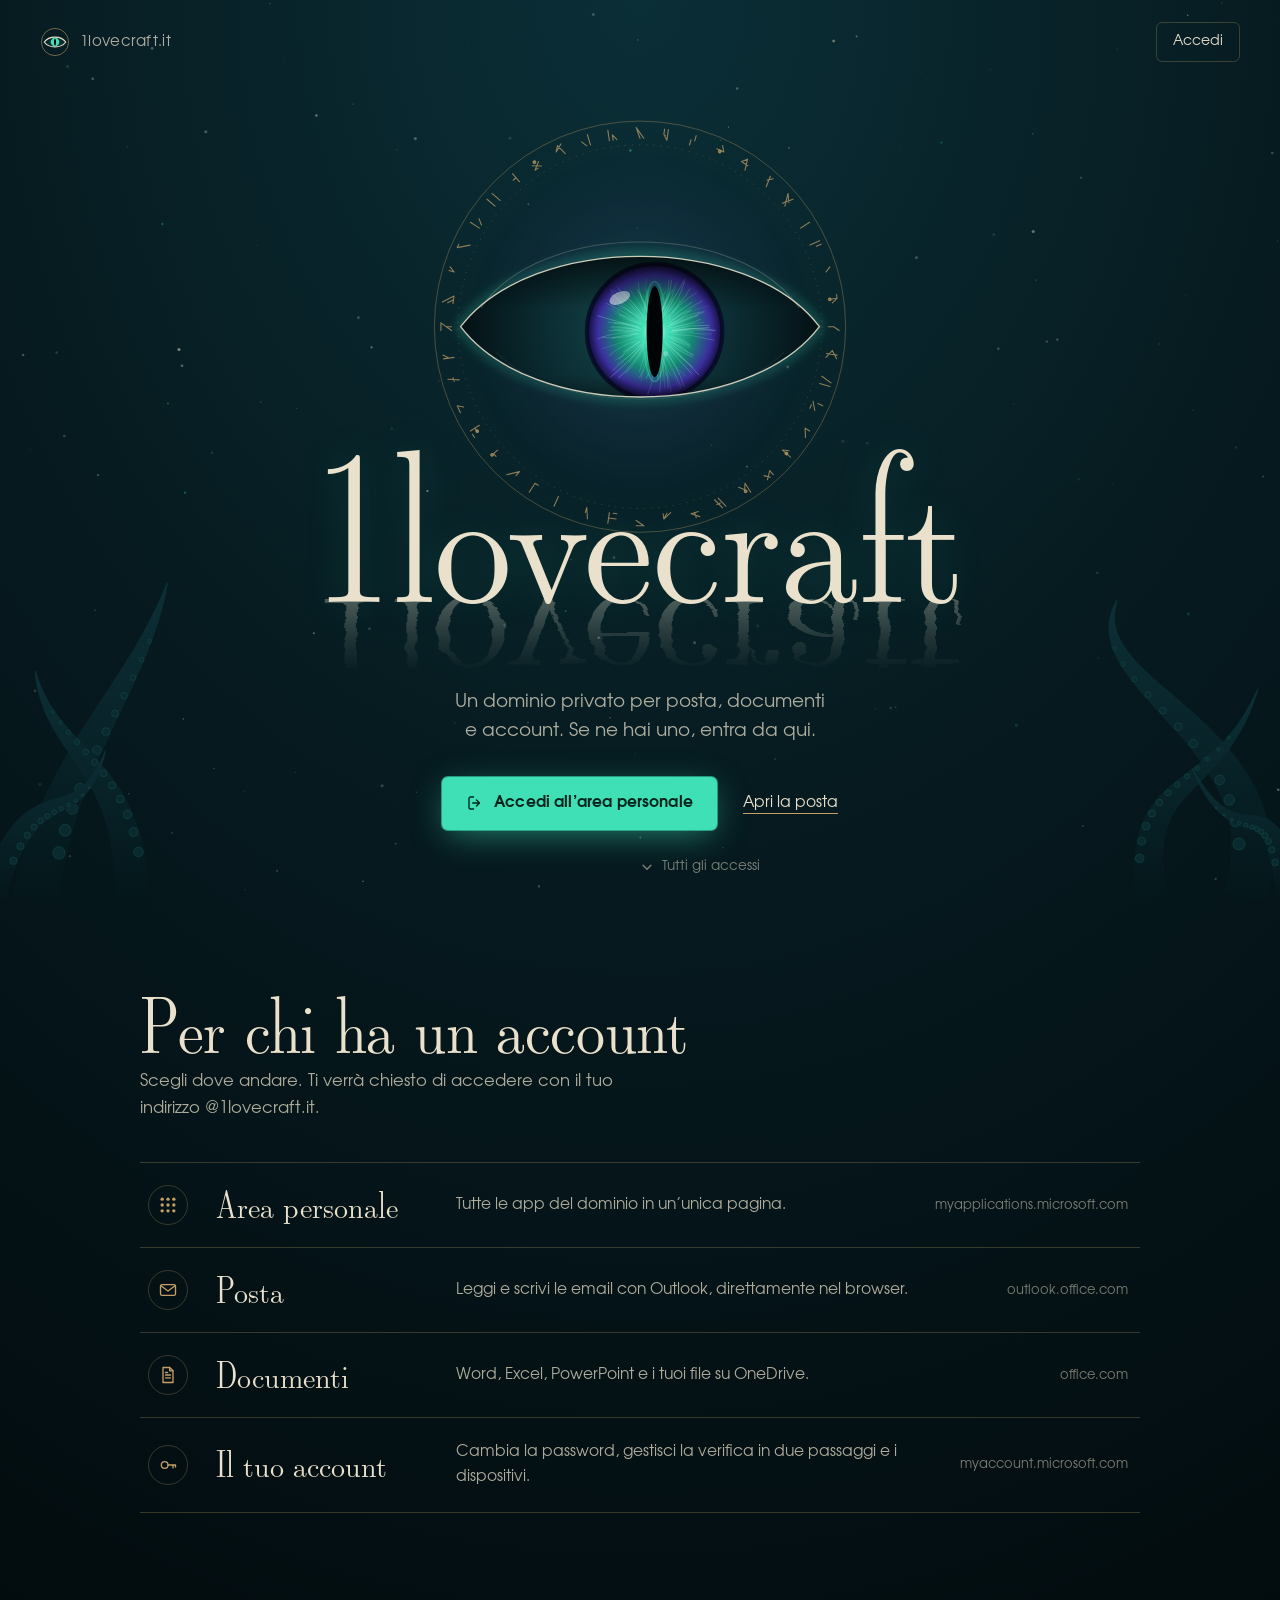
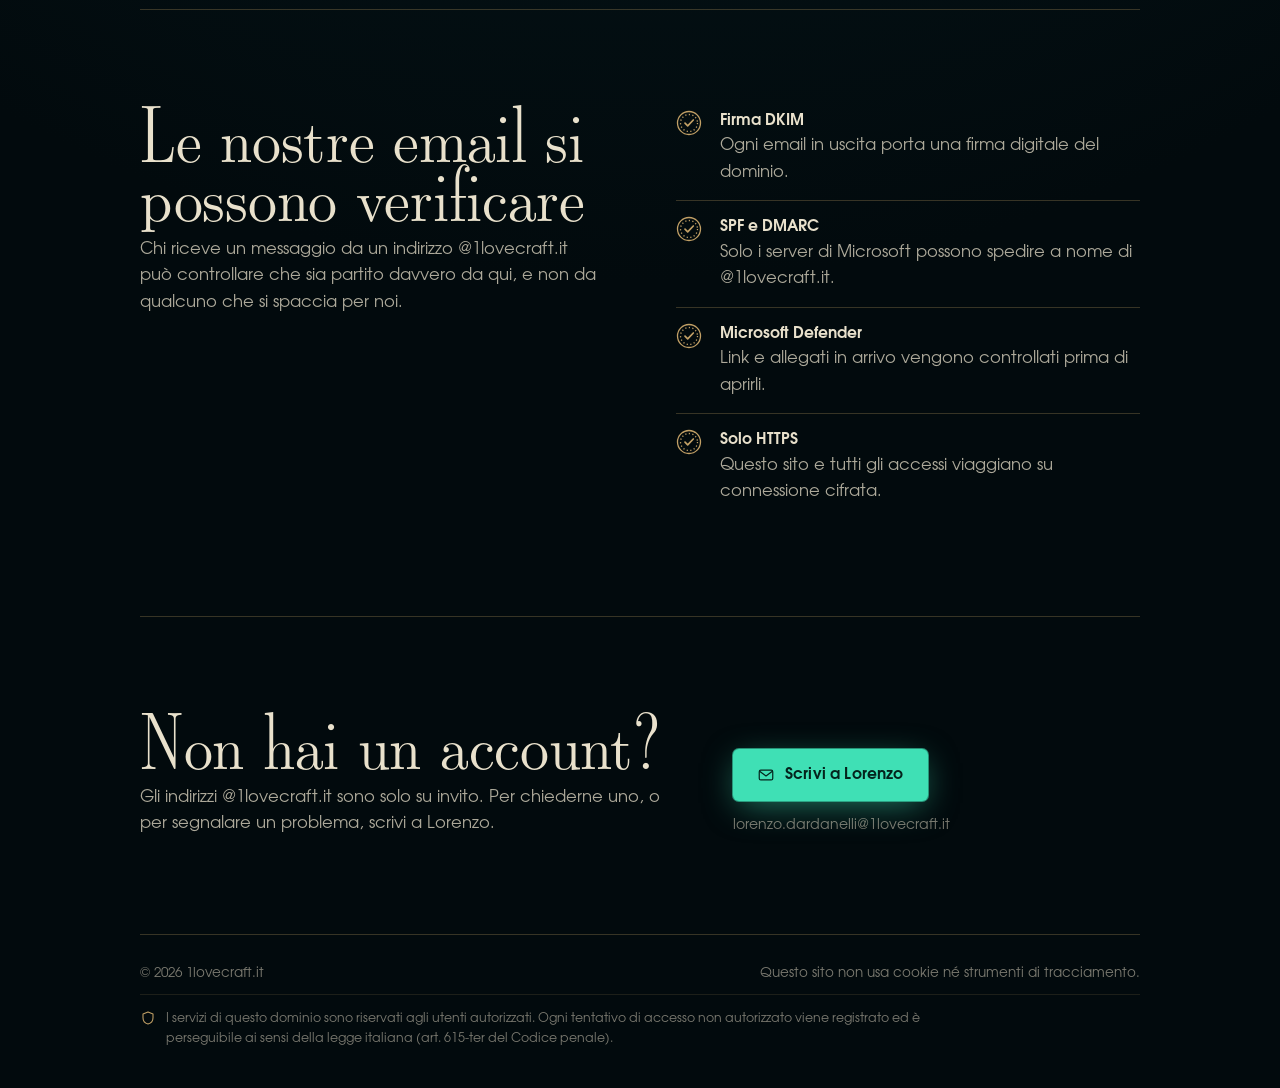
<file: index.html>
<!doctype html>
<html lang="it">
<head>
  <meta charset="utf-8">
  <meta name="viewport" content="width=device-width, initial-scale=1, viewport-fit=cover">
  <title>1lovecraft.it</title>
  <meta name="description" content="Ingresso al dominio 1lovecraft.it: area personale, posta e documenti per chi ha un account.">
  <meta name="robots" content="noindex, nofollow">
  <meta name="theme-color" content="#061a1f">
  <meta name="color-scheme" content="dark">
  <link rel="icon" href="/favicon.svg" type="image/svg+xml">
  <link rel="icon" href="/favicon.png" sizes="32x32" type="image/png">
  <link rel="apple-touch-icon" href="/apple-touch-icon.png">
  <link rel="manifest" href="/site.webmanifest">
  <link rel="preload" href="/assets/fonts/dunhill.woff" as="font" type="font/woff" crossorigin>
  <link rel="stylesheet" href="/assets/site.css">
  <meta property="og:type" content="website">
  <meta property="og:site_name" content="1lovecraft.it">
  <meta property="og:title" content="1lovecraft.it">
  <meta property="og:description" content="Un dominio privato per posta, documenti e account. Se ne hai uno, entra da qui.">
  <meta property="og:url" content="https://1lovecraft.it/">
  <meta property="og:image" content="https://1lovecraft.it/og-image.jpg">
  <meta property="og:image:width" content="1200">
  <meta property="og:image:height" content="630">
  <meta property="og:image:alt" content="L’occhio di 1lovecraft.it su un fondale scuro">
  <meta property="og:locale" content="it_IT">
  <meta name="twitter:card" content="summary_large_image">
  <script src="/assets/site.js" defer></script>
</head>
<body>
  <a class="salta" href="#accessi">Vai agli accessi</a>
  <canvas id="neve" aria-hidden="true"></canvas>
  <svg width="0" height="0" style="position:absolute" aria-hidden="true" focusable="false">
    <filter id="increspatura">
      <feTurbulence type="fractalNoise" baseFrequency="0.008 0.11" numOctaves="2" seed="7"/>
      <feDisplacementMap in="SourceGraphic" scale="7"/>
    </filter>
  </svg>

  <div class="pagina">
    <header class="testata">
      <a class="marchio" href="/" aria-label="1lovecraft.it, pagina iniziale"><svg viewBox="0 0 32 32" aria-hidden="true" focusable="false"><circle cx="16" cy="16" r="14.5" fill="none" stroke="#c2a066" stroke-opacity=".6"/><path d="M4.5 16C9.5 9 22.5 9 27.5 16C22.5 23 9.5 23 4.5 16Z" fill="#0a2a30" stroke="#e9e1cc" stroke-width="1.2"/><circle cx="16" cy="16" r="4.6" fill="#3fe0b5"/><ellipse cx="16" cy="16" rx="1.1" ry="3.6" fill="#010407"/></svg><span>1lovecraft.it</span></a>
      <a class="testata-accedi" href="https://myapplications.microsoft.com/?whr=1lovecraft.it" rel="noopener">Accedi</a>
    </header>

    <main>
      <section class="hero" aria-labelledby="titolo">
        <div class="tentacoli" data-tentacoli aria-hidden="true"></div>

        <div class="occhio-scena">
          <svg class="occhio" data-occhio data-apri viewBox="-260 -260 520 520" aria-hidden="true" focusable="false">
      <defs>
        <radialGradient id="sclera" cx="0" cy="0" r="220" gradientUnits="userSpaceOnUse">
          <stop offset="0" stop-color="#15484c"/>
          <stop offset="0.55" stop-color="#0a2a30"/>
          <stop offset="1" stop-color="#030f12"/>
        </radialGradient>
        <radialGradient id="iride" cx="0" cy="0" r="80" gradientUnits="userSpaceOnUse">
          <stop offset="0" stop-color="#c9fff1"/>
          <stop offset="0.2" stop-color="#3fe0b5"/>
          <stop offset="0.56" stop-color="#138a72"/>
          <stop offset="0.84" stop-color="#3b2f9e"/>
          <stop offset="1" stop-color="#110c38"/>
        </radialGradient>
        <linearGradient id="ombra-palpebra" x1="0" y1="-90" x2="0" y2="90" gradientUnits="userSpaceOnUse">
          <stop offset="0" stop-color="#000" stop-opacity="0.7"/>
          <stop offset="0.38" stop-color="#000" stop-opacity="0"/>
          <stop offset="0.82" stop-color="#000" stop-opacity="0"/>
          <stop offset="1" stop-color="#000" stop-opacity="0.45"/>
        </linearGradient>
        <clipPath id="mandorla"><path data-palpebra d="M-212 0C-128-112 128-112 212 0C128 112-128 112-212 0Z"/></clipPath>
        <filter id="bagliore" x="-30%" y="-60%" width="160%" height="220%">
          <feGaussianBlur stdDeviation="7"/>
        </filter>
      </defs>

      <g data-anello>
        <circle r="243" fill="none" stroke="#c2a066" stroke-opacity="0.42" stroke-width="1"/>
        <circle r="215" fill="none" stroke="#c2a066" stroke-opacity="0.3" stroke-width="1" stroke-dasharray="1.5 7"/>
        <g data-sigilli fill="#c2a066" fill-opacity="0.6" stroke="#c2a066" stroke-opacity="0.72" stroke-width="1.3" stroke-linecap="round"></g>
      </g>

      <path data-palpebra d="M-212 0C-128-112 128-112 212 0C128 112-128 112-212 0Z" fill="none" stroke="#3fe0b5" stroke-opacity="0.55" stroke-width="5" filter="url(#bagliore)"/>

      <g clip-path="url(#mandorla)">
        <rect x="-260" y="-130" width="520" height="260" fill="url(#sclera)"/>
        <g data-iride>
          <circle r="80" fill="url(#iride)"/>
          <g data-fibre fill="none" stroke="#a8f7df" stroke-width="0.8"></g>
          <circle r="80" fill="none" stroke="#070b24" stroke-opacity="0.85" stroke-width="5"/>
          <ellipse data-alone-pupilla rx="13.5" ry="59" fill="none" stroke="#3fe0b5" stroke-opacity="0.38" stroke-width="2"/>
          <ellipse data-pupilla rx="9.5" ry="54" fill="#010407"/>
        </g>
        <g data-lucentezza>
          <ellipse cx="-30" cy="-36" rx="13" ry="7" fill="#ffffff" fill-opacity="0.55" transform="rotate(-24 -30 -36)"/>
          <circle cx="24" cy="30" r="3" fill="#ffffff" fill-opacity="0.25"/>
        </g>
        <rect x="-260" y="-130" width="520" height="260" fill="url(#ombra-palpebra)"/>
      </g>

      <path data-palpebra d="M-212 0C-128-112 128-112 212 0C128 112-128 112-212 0Z" fill="none" stroke="#e9e1cc" stroke-opacity="0.88" stroke-width="1.6"/>
      <path d="M-188-22C-118-126 118-126 188-22" fill="none" stroke="#e9e1cc" stroke-opacity="0.22" stroke-width="1.2"/>
      <path d="M-170 30C-100 104 100 104 170 30" fill="none" stroke="#e9e1cc" stroke-opacity="0.1" stroke-width="1"/>
    </svg>
        </div>

        <h1 class="marchio-grande appare" id="titolo">1lovecraft</h1>
        <div class="riflesso-contenitore appare" aria-hidden="true"><span class="riflesso">1lovecraft</span></div>

        <p class="sottotitolo appare appare-2">Un dominio privato per posta, documenti e account. Se ne hai uno, entra da qui.</p>

        <div class="azioni appare appare-3">
          <a class="pulsante" href="https://myapplications.microsoft.com/?whr=1lovecraft.it" rel="noopener" data-sguardo><svg viewBox="0 0 24 24" fill="none" stroke="currentColor" stroke-width="1.8" stroke-linecap="round" stroke-linejoin="round" aria-hidden="true"><path d="M10 4H6a2 2 0 0 0-2 2v12a2 2 0 0 0 2 2h4"/><path d="M14 8l4 4-4 4M18 12H9"/></svg>Accedi all’area personale</a>
          <a class="collegamento" href="https://outlook.office.com/mail/" rel="noopener" data-sguardo>Apri la posta</a>
        </div>

        <a class="giu appare appare-4" href="#accessi"><svg viewBox="0 0 16 16" fill="none" stroke="currentColor" stroke-width="1.6" stroke-linecap="round" stroke-linejoin="round" aria-hidden="true"><path d="M3.5 6l4.5 4.5L12.5 6"/></svg>Tutti gli accessi</a>
      </section>

      <section class="sezione" id="accessi" aria-labelledby="titolo-accessi">
        <h2 class="titolo-sezione" id="titolo-accessi">Per chi ha un account</h2>
        <p class="intro">Scegli dove andare. Ti verrà chiesto di accedere con il tuo indirizzo @1lovecraft.it.</p>
        <ul class="registro">
        <li>
          <a class="voce" href="https://myapplications.microsoft.com/?whr=1lovecraft.it" rel="noopener">
            <span class="voce-icona"><svg viewBox="0 0 24 24" fill="currentColor" aria-hidden="true"><circle cx="5" cy="5" r="2"/><circle cx="12" cy="5" r="2"/><circle cx="19" cy="5" r="2"/><circle cx="5" cy="12" r="2"/><circle cx="12" cy="12" r="2"/><circle cx="19" cy="12" r="2"/><circle cx="5" cy="19" r="2"/><circle cx="12" cy="19" r="2"/><circle cx="19" cy="19" r="2"/></svg></span>
            <span class="voce-nome">Area personale</span>
            <span class="voce-descrizione">Tutte le app del dominio in un’unica pagina.</span>
            <span class="voce-indirizzo">myapplications.microsoft.com</span>
          </a>
        </li>
        <li>
          <a class="voce" href="https://outlook.office.com/mail/" rel="noopener">
            <span class="voce-icona"><svg viewBox="0 0 24 24" fill="none" stroke="currentColor" stroke-width="1.6" stroke-linejoin="round" aria-hidden="true"><rect x="3" y="5.5" width="18" height="13" rx="2"/><path d="M3.5 7l8.5 6.2L20.5 7"/></svg></span>
            <span class="voce-nome">Posta</span>
            <span class="voce-descrizione">Leggi e scrivi le email con Outlook, direttamente nel browser.</span>
            <span class="voce-indirizzo">outlook.office.com</span>
          </a>
        </li>
        <li>
          <a class="voce" href="https://www.office.com/" rel="noopener">
            <span class="voce-icona"><svg viewBox="0 0 24 24" fill="none" stroke="currentColor" stroke-width="1.6" stroke-linejoin="round" stroke-linecap="round" aria-hidden="true"><path d="M6 3h8l4 4v14H6z"/><path d="M14 3v4h4"/><path d="M9 12h6M9 15.5h6M9 9h2.5"/></svg></span>
            <span class="voce-nome">Documenti</span>
            <span class="voce-descrizione">Word, Excel, PowerPoint e i tuoi file su OneDrive.</span>
            <span class="voce-indirizzo">office.com</span>
          </a>
        </li>
        <li>
          <a class="voce" href="https://myaccount.microsoft.com/" rel="noopener">
            <span class="voce-icona"><svg viewBox="0 0 24 24" fill="none" stroke="currentColor" stroke-width="1.6" stroke-linecap="round" stroke-linejoin="round" aria-hidden="true"><circle cx="8" cy="12" r="4"/><path d="M12 12h9M18 12v3.5M21 12v2.5"/></svg></span>
            <span class="voce-nome">Il tuo account</span>
            <span class="voce-descrizione">Cambia la password, gestisci la verifica in due passaggi e i dispositivi.</span>
            <span class="voce-indirizzo">myaccount.microsoft.com</span>
          </a>
        </li>
        </ul>
      </section>

      <section class="sezione" aria-labelledby="titolo-sicurezza">
        <div class="due-colonne">
          <div>
            <h2 class="titolo-sezione" id="titolo-sicurezza">Le nostre email si possono verificare</h2>
            <p class="intro">Chi riceve un messaggio da un indirizzo @1lovecraft.it può controllare che sia partito davvero da qui, e non da qualcuno che si spaccia per noi.</p>
          </div>
          <ul class="sigilli">
        <li><svg viewBox="0 0 26 26" fill="none" stroke="currentColor" stroke-width="1.3" aria-hidden="true"><circle cx="13" cy="13" r="11.5"/><circle cx="13" cy="13" r="8.5" stroke-dasharray="1.2 2.4"/><path d="M9 13.2l2.7 2.7L17.3 10" stroke-width="1.7" stroke-linecap="round" stroke-linejoin="round"/></svg><span><strong>Firma DKIM</strong>Ogni email in uscita porta una firma digitale del dominio.</span></li>
        <li><svg viewBox="0 0 26 26" fill="none" stroke="currentColor" stroke-width="1.3" aria-hidden="true"><circle cx="13" cy="13" r="11.5"/><circle cx="13" cy="13" r="8.5" stroke-dasharray="1.2 2.4"/><path d="M9 13.2l2.7 2.7L17.3 10" stroke-width="1.7" stroke-linecap="round" stroke-linejoin="round"/></svg><span><strong>SPF e DMARC</strong>Solo i server di Microsoft possono spedire a nome di @1lovecraft.it.</span></li>
        <li><svg viewBox="0 0 26 26" fill="none" stroke="currentColor" stroke-width="1.3" aria-hidden="true"><circle cx="13" cy="13" r="11.5"/><circle cx="13" cy="13" r="8.5" stroke-dasharray="1.2 2.4"/><path d="M9 13.2l2.7 2.7L17.3 10" stroke-width="1.7" stroke-linecap="round" stroke-linejoin="round"/></svg><span><strong>Microsoft Defender</strong>Link e allegati in arrivo vengono controllati prima di aprirli.</span></li>
        <li><svg viewBox="0 0 26 26" fill="none" stroke="currentColor" stroke-width="1.3" aria-hidden="true"><circle cx="13" cy="13" r="11.5"/><circle cx="13" cy="13" r="8.5" stroke-dasharray="1.2 2.4"/><path d="M9 13.2l2.7 2.7L17.3 10" stroke-width="1.7" stroke-linecap="round" stroke-linejoin="round"/></svg><span><strong>Solo HTTPS</strong>Questo sito e tutti gli accessi viaggiano su connessione cifrata.</span></li>
          </ul>
        </div>
      </section>

      <section class="sezione" id="contatti" aria-labelledby="titolo-contatti">
        <div class="contatti">
          <div>
            <h2 class="titolo-sezione" id="titolo-contatti">Non hai un account?</h2>
            <p class="intro">Gli indirizzi @1lovecraft.it sono solo su invito. Per chiederne uno, o per segnalare un problema, scrivi a Lorenzo.</p>
          </div>
          <div class="contatti-azione">
            <a class="pulsante" href="#contatti" data-email data-u="lorenzo.dardanelli" data-d="1lovecraft.it" data-sguardo><svg viewBox="0 0 24 24" fill="none" stroke="currentColor" stroke-width="1.6" stroke-linejoin="round" aria-hidden="true"><rect x="3" y="5.5" width="18" height="13" rx="2"/><path d="M3.5 7l8.5 6.2L20.5 7"/></svg>Scrivi a Lorenzo</a>
            <span class="indirizzo-email" data-email data-u="lorenzo.dardanelli" data-d="1lovecraft.it">lorenzo.dardanelli (chiocciola) 1lovecraft.it</span>
          </div>
        </div>
      </section>
    </main>

    <footer class="piede">
      <p>&copy; <span data-anno>2026</span> 1lovecraft.it</p>
      <p>Questo sito non usa cookie né strumenti di tracciamento.</p>
      <p class="piede-legale"><svg viewBox="0 0 24 24" fill="none" stroke="currentColor" stroke-width="1.6" stroke-linejoin="round" aria-hidden="true"><path d="M12 3l7.5 3v5.5c0 4.6-3.2 8.3-7.5 9.5-4.3-1.2-7.5-4.9-7.5-9.5V6z"/></svg><span>I servizi di questo dominio sono riservati agli utenti autorizzati. Ogni tentativo di accesso non autorizzato viene registrato ed è perseguibile ai sensi della legge italiana (art. 615-ter del Codice penale).</span></p>
    </footer>
  </div>
</body>
</html>
</file>
<file: assets/site.css>
/* 1lovecraft.it — foglio di stile condiviso */

@font-face {
  font-family: "Dunhill";
  src: url("fonts/dunhill.woff") format("woff");
  font-display: swap;
}
@font-face {
  font-family: "Adventor";
  src: url("fonts/adventor-regular.woff") format("woff");
  font-weight: 400;
  font-display: swap;
}
@font-face {
  font-family: "Adventor";
  src: url("fonts/adventor-bold.woff") format("woff");
  font-weight: 700;
  font-display: swap;
}

:root {
  --abisso: #061a1f;
  --abisso-fondo: #020a0d;
  --fondale: #0d2a31;
  --pergamena: #e9e1cc;
  --pergamena-2: rgba(233, 225, 204, 0.74);
  --pergamena-3: rgba(233, 225, 204, 0.52);
  --bioluce: #3fe0b5;
  --bioluce-scura: #04241d;
  --ottone: #c2a066;
  --ottone-linea: rgba(194, 160, 102, 0.28);
  --viola: #7c6cf0;

  --serif: "Dunhill", "Iowan Old Style", "Palatino Linotype", Palatino, Georgia, serif;
  --sans: "Adventor", "Century Gothic", "Avenir Next", "Segoe UI", system-ui, sans-serif;

  --larghezza: 1080px;
  --gutter: clamp(16px, 4vw, 40px);
}

*,
*::before,
*::after { box-sizing: border-box; }

html {
  background: var(--abisso-fondo);
  color-scheme: dark;
  -webkit-text-size-adjust: 100%;
  scroll-behavior: smooth;
}

body {
  margin: 0;
  min-height: 100vh;
  background:
    radial-gradient(120% 70% at 50% 0%, #0b2f37 0%, var(--abisso) 45%, var(--abisso-fondo) 100%);
  background-color: var(--abisso-fondo);
  color: var(--pergamena);
  font-family: var(--sans);
  font-size: 16.5px;
  line-height: 1.6;
  overflow-x: hidden;
  -webkit-font-smoothing: antialiased;
}

a { color: inherit; }

::selection { background: rgba(63, 224, 181, 0.3); color: var(--pergamena); }

:focus-visible {
  outline: 2px solid var(--bioluce);
  outline-offset: 4px;
  border-radius: 4px;
}

.salta {
  position: absolute;
  left: 12px;
  top: -60px;
  z-index: 50;
  padding: 10px 14px;
  background: var(--pergamena);
  color: var(--abisso);
  border-radius: 6px;
  text-decoration: none;
  font-weight: 700;
}
.salta:focus { top: 12px; }

/* Neve marina (canvas di sfondo) */
#neve {
  position: fixed;
  inset: 0;
  width: 100%;
  height: 100%;
  z-index: 0;
  pointer-events: none;
}

.pagina { position: relative; z-index: 1; }

/* Intestazione */
.testata {
  position: absolute;
  top: 0;
  left: 0;
  right: 0;
  z-index: 5;
  display: flex;
  align-items: center;
  justify-content: space-between;
  padding: 22px var(--gutter);
}
.marchio {
  display: inline-flex;
  align-items: center;
  gap: 10px;
  text-decoration: none;
  font-size: 15px;
  letter-spacing: 0.02em;
  color: var(--pergamena-2);
}
.marchio svg { width: 30px; height: 30px; }
.marchio:hover { color: var(--pergamena); }

.testata-accedi {
  font-size: 14px;
  text-decoration: none;
  color: var(--pergamena);
  padding: 8px 16px;
  border: 1px solid var(--ottone-linea);
  border-radius: 6px;
  transition: border-color 0.2s, background-color 0.2s;
}
.testata-accedi:hover { border-color: var(--bioluce); background: rgba(63, 224, 181, 0.08); }

/* Hero */
.hero {
  position: relative;
  min-height: 100vh;
  min-height: 100svh;
  display: flex;
  flex-direction: column;
  align-items: center;
  justify-content: center;
  text-align: center;
  padding: 96px var(--gutter) 64px;
  overflow: hidden;
}

.occhio-scena {
  position: relative;
  width: min(440px, 84vw);
  aspect-ratio: 1;
  margin-bottom: clamp(-96px, -9vw, -40px);
}
.occhio-scena::before {
  /* alone bioluminescente dietro l'occhio */
  content: "";
  position: absolute;
  inset: 12%;
  border-radius: 50%;
  background: radial-gradient(closest-side, rgba(63, 224, 181, 0.22), rgba(124, 108, 240, 0.08) 60%, transparent 100%);
  filter: blur(18px);
  opacity: var(--alone, 1);
  transition: opacity 1.2s ease;
}
.occhio {
  position: relative;
  width: 100%;
  height: 100%;
  overflow: visible;
  cursor: pointer;
  -webkit-tap-highlight-color: transparent;
}
.occhio:focus-visible { outline-offset: -20px; border-radius: 50%; }

.marchio-grande {
  position: relative;
  margin: 0;
  font-family: var(--serif);
  font-weight: 400;
  font-size: clamp(68px, 14vw, 156px);
  line-height: 0.92;
  letter-spacing: -0.005em;
  color: var(--pergamena);
  text-shadow: 0 0 40px rgba(63, 224, 181, 0.18);
}
/* Riflesso del marchio, come su acqua ferma */
.riflesso-contenitore {
  height: 0.44em;
  overflow: hidden;
  font-family: var(--serif);
  font-size: clamp(68px, 14vw, 156px);
  line-height: 0.92;
  margin: 0 0 20px;
  user-select: none;
  pointer-events: none;
}
.riflesso {
  display: block;
  color: var(--pergamena);
  transform: scaleY(-1);
  opacity: 0.3;
  filter: url(#increspatura) blur(0.5px);
  -webkit-mask-image: linear-gradient(to top, #000 0%, rgba(0, 0, 0, 0.35) 30%, transparent 52%);
  mask-image: linear-gradient(to top, #000 0%, rgba(0, 0, 0, 0.35) 30%, transparent 52%);
}

.sottotitolo {
  max-width: 30em;
  text-wrap: balance;
  margin: 0 auto 30px;
  font-size: clamp(16px, 1.9vw, 18.5px);
  color: var(--pergamena-2);
}

.azioni {
  display: flex;
  flex-wrap: wrap;
  align-items: center;
  justify-content: center;
  gap: 14px 26px;
}

.pulsante {
  display: inline-flex;
  align-items: center;
  gap: 10px;
  padding: 14px 24px;
  border-radius: 6px;
  background: var(--bioluce);
  color: var(--bioluce-scura);
  font-weight: 700;
  font-size: 15.5px;
  letter-spacing: 0.01em;
  text-decoration: none;
  box-shadow: 0 0 0 1px rgba(63, 224, 181, 0.6), 0 8px 34px -6px rgba(63, 224, 181, 0.55);
  transition: transform 0.18s ease, box-shadow 0.25s ease, background-color 0.2s;
}
.pulsante svg { width: 18px; height: 18px; flex: none; }
.pulsante:hover {
  background: #62ecc6;
  box-shadow: 0 0 0 1px rgba(98, 236, 198, 0.8), 0 10px 44px -4px rgba(63, 224, 181, 0.75);
}
.pulsante:active { transform: translateY(1px); }

.collegamento {
  color: var(--pergamena);
  text-decoration: underline;
  text-decoration-color: var(--ottone);
  text-decoration-thickness: 1px;
  text-underline-offset: 6px;
  font-size: 15.5px;
  transition: text-decoration-color 0.2s, color 0.2s;
}
.collegamento:hover { color: var(--bioluce); text-decoration-color: var(--bioluce); }

.giu {
  position: absolute;
  bottom: 22px;
  left: 50%;
  transform: translateX(-50%);
  display: inline-flex;
  align-items: center;
  gap: 8px;
  font-size: 13.5px;
  color: var(--pergamena-3);
  text-decoration: none;
}
.giu svg { width: 14px; height: 14px; }
.giu:hover { color: var(--pergamena); }

/* Tentacoli sul fondo dell'hero */
.tentacoli {
  position: absolute;
  left: 0;
  right: 0;
  bottom: 0;
  height: 46vh;
  z-index: -1;
  pointer-events: none;
}
.tentacoli { display: flex; justify-content: space-between; }
.tentacoli svg { width: 50%; height: 100%; display: block; }
.tentacolo {
  transform-box: fill-box;
  transform-origin: 50% 100%;
  animation: ondeggia 11s ease-in-out infinite alternate;
}
@keyframes ondeggia {
  from { transform: rotate(-1.8deg); }
  to { transform: rotate(1.8deg); }
}

/* Sezioni */
.sezione {
  position: relative;
  max-width: var(--larghezza);
  margin: 0 auto;
  padding: clamp(56px, 8vw, 96px) var(--gutter);
}
.sezione + .sezione::before {
  content: "";
  position: absolute;
  top: 0;
  left: var(--gutter);
  right: var(--gutter);
  border-top: 1px solid var(--ottone-linea);
}

.titolo-sezione {
  margin: 0 0 14px;
  text-wrap: balance;
  font-family: var(--serif);
  font-weight: 400;
  font-size: clamp(38px, 5.4vw, 58px);
  line-height: 1.02;
  letter-spacing: -0.005em;
  color: var(--pergamena);
}
.intro {
  max-width: 36em;
  text-wrap: pretty;
  margin: 0 0 40px;
  color: var(--pergamena-2);
}

/* Registro degli accessi */
.registro {
  list-style: none;
  margin: 0;
  padding: 0;
  border-bottom: 1px solid var(--ottone-linea);
}
.registro li { border-top: 1px solid var(--ottone-linea); }
.voce {
  position: relative;
  display: grid;
  grid-template-columns: 48px minmax(150px, 220px) 1fr auto;
  align-items: center;
  gap: 4px 20px;
  padding: 22px 12px 22px 8px;
  text-decoration: none;
  color: var(--pergamena);
  transition: background-color 0.25s ease;
}
.voce::before {
  content: "";
  position: absolute;
  left: 0;
  top: 18%;
  bottom: 18%;
  width: 2px;
  background: var(--bioluce);
  box-shadow: 0 0 14px var(--bioluce);
  opacity: 0;
  transition: opacity 0.25s ease;
}
.voce:hover,
.voce:focus-visible {
  background: linear-gradient(90deg, rgba(63, 224, 181, 0.09), rgba(63, 224, 181, 0) 70%);
}
.voce:hover::before,
.voce:focus-visible::before { opacity: 1; }
.voce:focus-visible { outline-offset: -2px; border-radius: 0; }

.voce-icona {
  width: 40px;
  height: 40px;
  display: grid;
  place-items: center;
  border-radius: 50%;
  border: 1px solid var(--ottone-linea);
  color: var(--ottone);
  transition: color 0.25s, border-color 0.25s, box-shadow 0.25s;
}
.voce-icona svg { width: 20px; height: 20px; }
.voce:hover .voce-icona,
.voce:focus-visible .voce-icona {
  color: var(--bioluce);
  border-color: rgba(63, 224, 181, 0.6);
  box-shadow: 0 0 18px rgba(63, 224, 181, 0.25);
}
.voce-nome {
  font-family: var(--serif);
  font-size: 28px;
  line-height: 1.1;
}
.voce-descrizione { color: var(--pergamena-2); font-size: 15.5px; }
.voce-indirizzo {
  font-size: 13px;
  color: var(--pergamena-3);
  white-space: nowrap;
}

/* Sicurezza */
.due-colonne {
  display: grid;
  grid-template-columns: minmax(0, 1fr) minmax(0, 1fr);
  gap: 40px 72px;
  align-items: start;
}
.due-colonne .intro { margin-bottom: 0; }
.sigilli {
  list-style: none;
  margin: 0;
  padding: 0;
}
.sigilli li {
  display: grid;
  grid-template-columns: 30px 1fr;
  gap: 14px;
  align-items: start;
  padding: 14px 0;
  border-top: 1px solid var(--ottone-linea);
  color: var(--pergamena-2);
}
.sigilli li:first-child { border-top: 0; padding-top: 4px; }
.sigilli strong { display: block; color: var(--pergamena); font-weight: 700; font-size: 15.5px; }
.sigilli svg { width: 26px; height: 26px; color: var(--ottone); margin-top: 1px; }

/* Contatti */
.contatti {
  display: grid;
  grid-template-columns: minmax(0, 1.3fr) minmax(0, 1fr);
  gap: 32px 64px;
  align-items: end;
}
.contatti .intro { margin-bottom: 0; }
.contatti-azione { display: flex; flex-direction: column; align-items: flex-start; gap: 14px; }
.indirizzo-email { font-size: 14px; color: var(--pergamena-3); }

/* Piè di pagina */
.piede {
  position: relative;
  z-index: 1;
  max-width: calc(var(--larghezza) - 2 * var(--gutter));
  margin: 0 auto;
  padding: 28px 0 40px;
  display: flex;
  flex-wrap: wrap;
  justify-content: space-between;
  gap: 10px 24px;
  border-top: 1px solid var(--ottone-linea);
  font-size: 13.5px;
  color: var(--pergamena-3);
}
.piede p { margin: 0; }
.piede-legale {
  flex-basis: 100%;
  display: flex;
  gap: 10px;
  align-items: flex-start;
  padding-top: 14px;
  margin-top: 4px;
  border-top: 1px solid rgba(194, 160, 102, 0.14);
  font-size: 12.5px;
  line-height: 1.55;
  color: var(--pergamena-3);
}
.piede-legale span { max-width: 62em; }
.piede-legale svg { width: 16px; height: 16px; flex: none; margin-top: 1px; color: var(--ottone); }

/* Ingresso orchestrato (solo con JavaScript attivo) */
.js .appare {
  opacity: 0;
  transform: translateY(10px);
  transition: opacity 1s ease, transform 1s cubic-bezier(0.2, 0.7, 0.2, 1);
}
.js .pronto .appare { opacity: 1; transform: none; }
.js .pronto .appare-2 { transition-delay: 0.25s; }
.js .pronto .appare-3 { transition-delay: 0.45s; }
.js .pronto .appare-4 { transition-delay: 0.65s; }

/* Pagina 404 */
.vuoto .hero { padding-bottom: 96px; }
.vuoto .occhio-scena { width: min(300px, 70vw); margin-bottom: -18px; }
.vuoto .marchio-grande { font-size: clamp(48px, 8vw, 96px); margin-bottom: 28px; text-wrap: balance; }

/* Telefono */
@media (max-width: 1140px) {
  .piede { margin: 0 var(--gutter); }
}

@media (max-width: 760px) {
  body { font-size: 16px; }
  .testata { padding-top: 16px; }
  .marchio span { display: none; }
  .voce {
    grid-template-columns: 44px 1fr;
    gap: 2px 16px;
    padding: 18px 6px;
  }
  .voce-icona { grid-row: span 3; align-self: start; }
  .voce-nome { font-size: 25px; }
  .voce-indirizzo { white-space: normal; }
  .due-colonne,
  .contatti { grid-template-columns: 1fr; }
  .giu { display: none; }
}

@media (prefers-reduced-motion: reduce) {
  html { scroll-behavior: auto; }
  *,
  *::before,
  *::after {
    transition-duration: 0.01ms !important;
    animation-duration: 0.01ms !important;
    animation-iteration-count: 1 !important;
  }
  .js .appare { opacity: 1; transform: none; }
}
</file>
